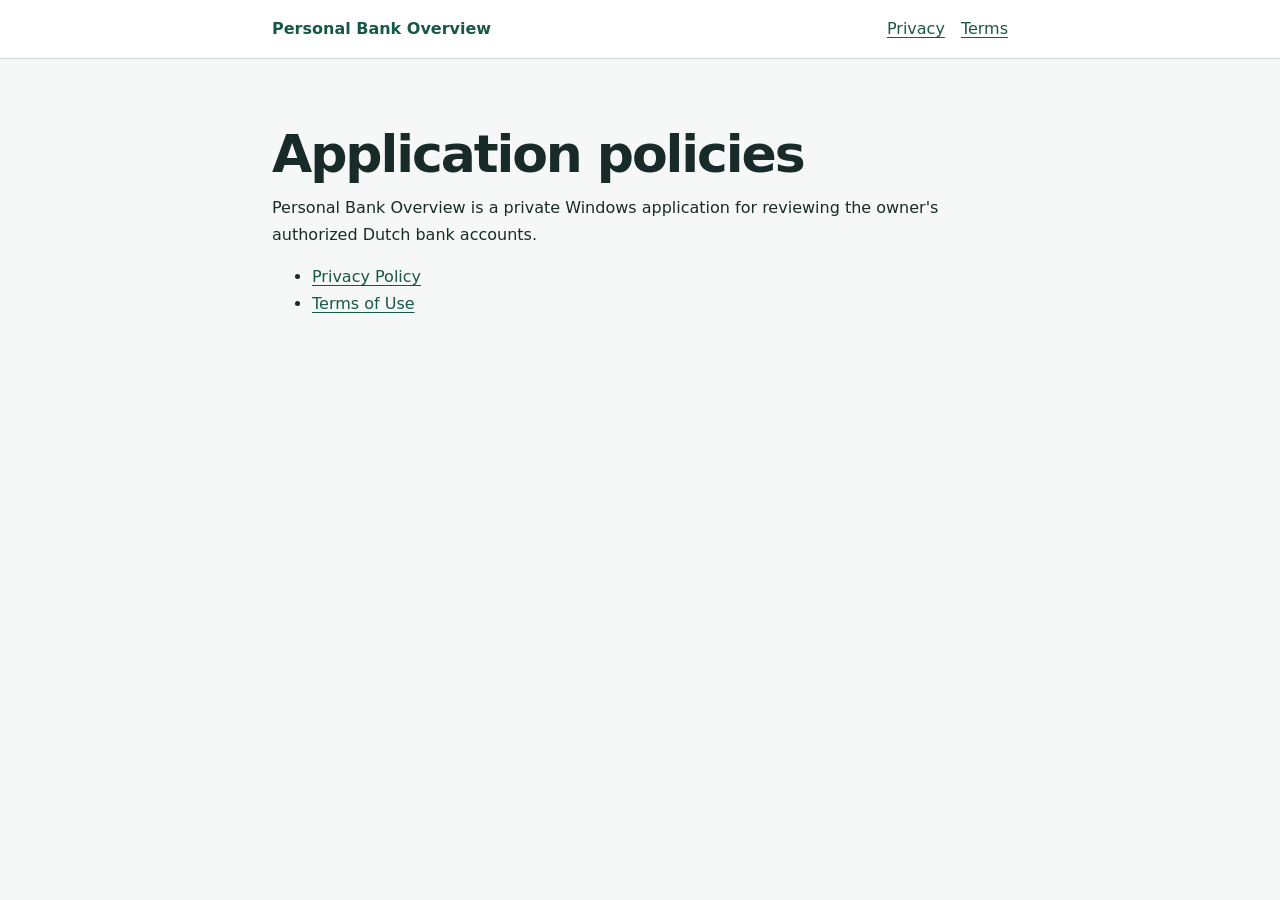
<file: index.html>
<!doctype html>
<html lang="en">
<head>
<meta charset="utf-8">
<meta name="viewport" content="width=device-width, initial-scale=1">
<title>Application policies | Personal Bank Overview</title>
<link rel="stylesheet" href="style.css">
</head>
<body>
<header><div class="bar"><a class="brand" href="index.html">Personal Bank Overview</a><nav aria-label="Policies"><a href="privacy.html">Privacy</a><a href="terms.html">Terms</a></nav></div></header>
<main>
<h1>Application policies</h1>

<p>Personal Bank Overview is a private Windows application for reviewing the owner's authorized Dutch bank accounts.</p><ul><li><a href="privacy.html">Privacy Policy</a></li><li><a href="terms.html">Terms of Use</a></li></ul>
</main>
</body>
</html>
</file>
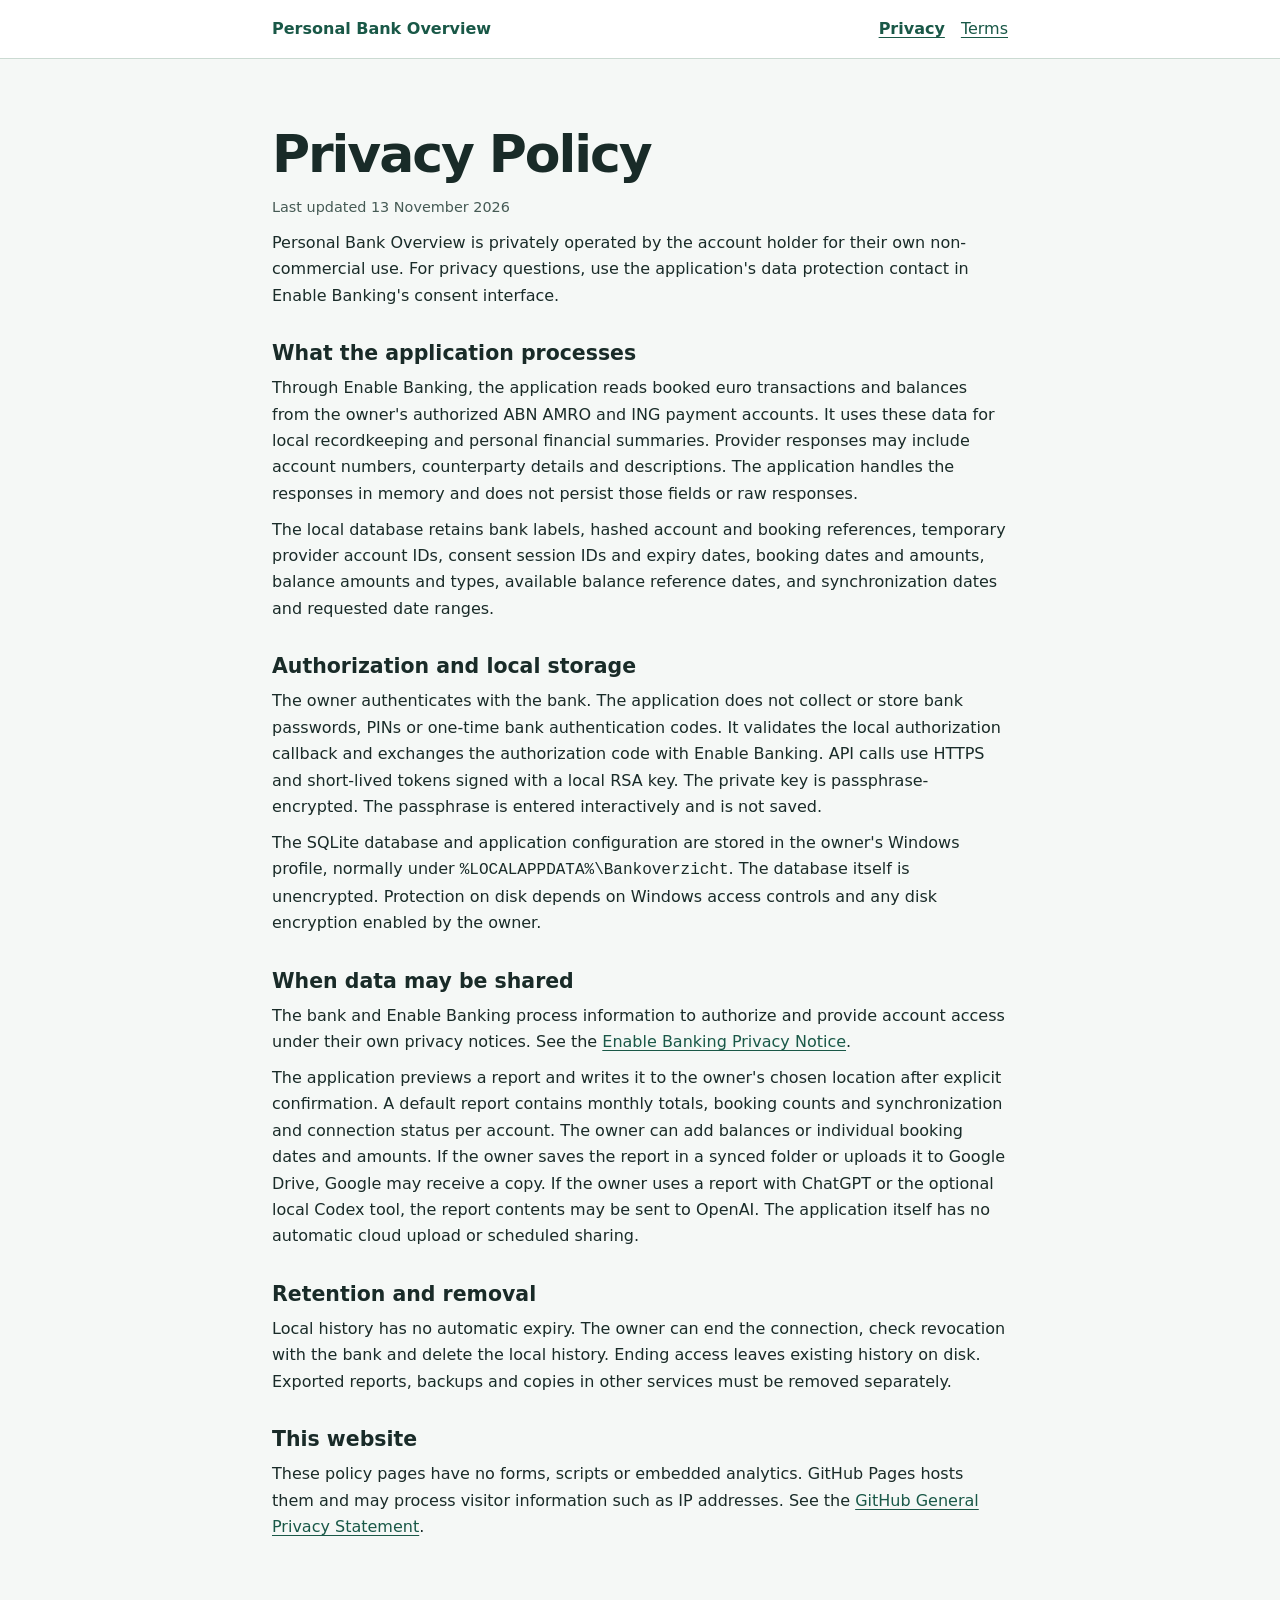
<file: privacy.html>
<!doctype html>
<html lang="en">
<head>
<meta charset="utf-8">
<meta name="viewport" content="width=device-width, initial-scale=1">
<title>Privacy Policy | Personal Bank Overview</title>
<link rel="stylesheet" href="style.css">
</head>
<body>
<header><div class="bar"><a class="brand" href="index.html">Personal Bank Overview</a><nav aria-label="Policies"><a href="privacy.html" aria-current="page">Privacy</a><a href="terms.html">Terms</a></nav></div></header>
<main>
<h1>Privacy Policy</h1>
<time datetime="2026-11-13">Last updated 13 November 2026</time>
<p>Personal Bank Overview is privately operated by the account holder for their own non-commercial use. For privacy questions, use the application's data protection contact in Enable Banking's consent interface.</p>
<h2>What the application processes</h2>
<p>Through Enable Banking, the application reads booked euro transactions and balances from the owner's authorized ABN AMRO and ING payment accounts. It uses these data for local recordkeeping and personal financial summaries. Provider responses may include account numbers, counterparty details and descriptions. The application handles the responses in memory and does not persist those fields or raw responses.</p>
<p>The local database retains bank labels, hashed account and booking references, temporary provider account IDs, consent session IDs and expiry dates, booking dates and amounts, balance amounts and types, available balance reference dates, and synchronization dates and requested date ranges.</p>
<h2>Authorization and local storage</h2>
<p>The owner authenticates with the bank. The application does not collect or store bank passwords, PINs or one-time bank authentication codes. It validates the local authorization callback and exchanges the authorization code with Enable Banking. API calls use HTTPS and short-lived tokens signed with a local RSA key. The private key is passphrase-encrypted. The passphrase is entered interactively and is not saved.</p>
<p>The SQLite database and application configuration are stored in the owner's Windows profile, normally under <code>%LOCALAPPDATA%&#92;Bankoverzicht</code>. The database itself is unencrypted. Protection on disk depends on Windows access controls and any disk encryption enabled by the owner.</p>
<h2>When data may be shared</h2>
<p>The bank and Enable Banking process information to authorize and provide account access under their own privacy notices. See the <a href="https://enablebanking.com/privacy/">Enable Banking Privacy Notice</a>.</p>
<p>The application previews a report and writes it to the owner's chosen location after explicit confirmation. A default report contains monthly totals, booking counts and synchronization and connection status per account. The owner can add balances or individual booking dates and amounts. If the owner saves the report in a synced folder or uploads it to Google Drive, Google may receive a copy. If the owner uses a report with ChatGPT or the optional local Codex tool, the report contents may be sent to OpenAI. The application itself has no automatic cloud upload or scheduled sharing.</p>
<h2>Retention and removal</h2>
<p>Local history has no automatic expiry. The owner can end the connection, check revocation with the bank and delete the local history. Ending access leaves existing history on disk. Exported reports, backups and copies in other services must be removed separately.</p>
<h2>This website</h2>
<p>These policy pages have no forms, scripts or embedded analytics. GitHub Pages hosts them and may process visitor information such as IP addresses. See the <a href="https://docs.github.com/en/site-policy/privacy-policies/github-general-privacy-statement">GitHub General Privacy Statement</a>.</p>
</main>
</body>
</html>
</file>
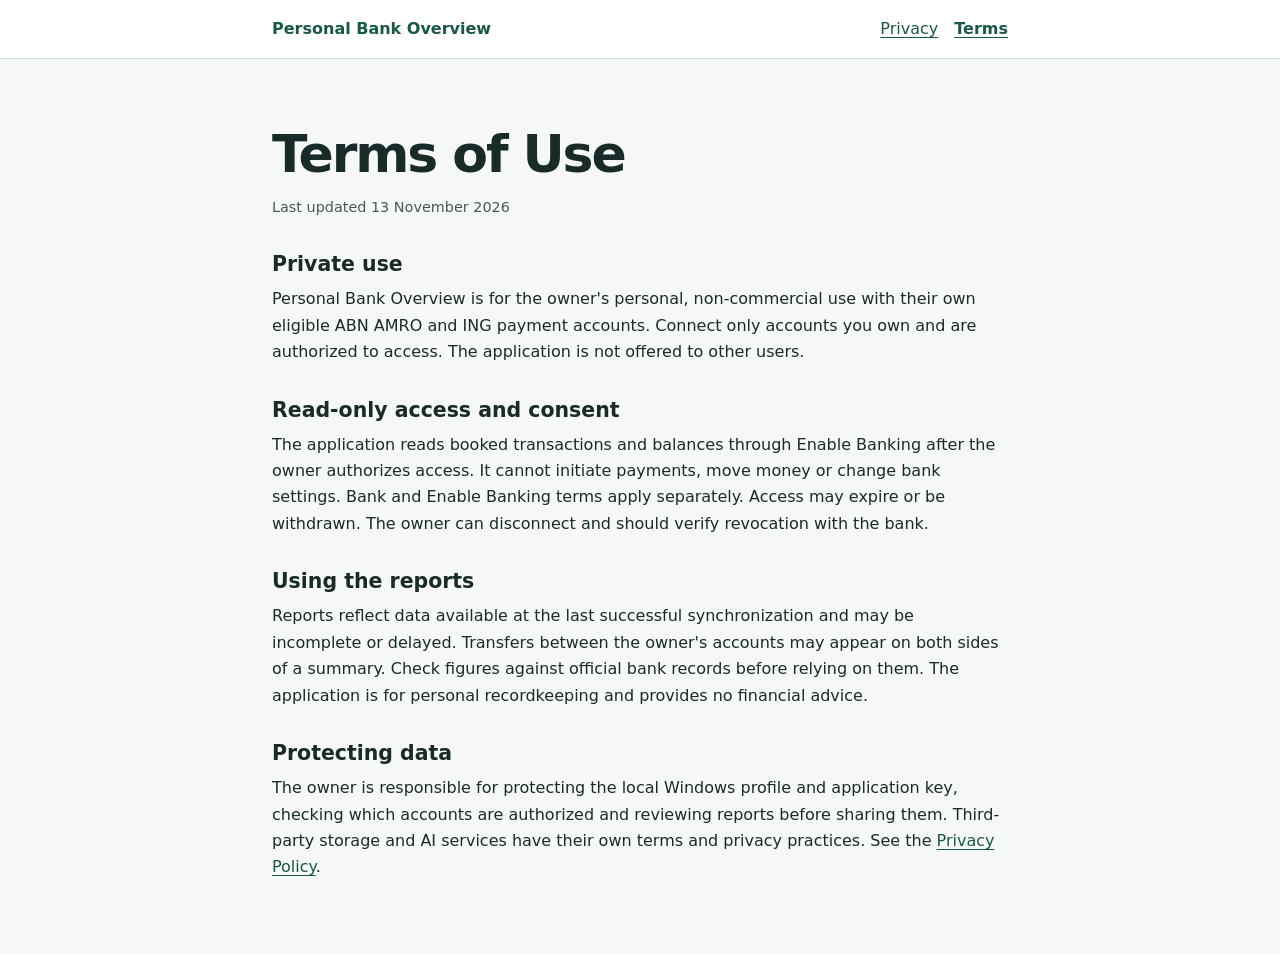
<file: terms.html>
<!doctype html>
<html lang="en">
<head>
<meta charset="utf-8">
<meta name="viewport" content="width=device-width, initial-scale=1">
<title>Terms of Use | Personal Bank Overview</title>
<link rel="stylesheet" href="style.css">
</head>
<body>
<header><div class="bar"><a class="brand" href="index.html">Personal Bank Overview</a><nav aria-label="Policies"><a href="privacy.html">Privacy</a><a href="terms.html" aria-current="page">Terms</a></nav></div></header>
<main>
<h1>Terms of Use</h1>
<time datetime="2026-11-13">Last updated 13 November 2026</time>
<h2>Private use</h2>
<p>Personal Bank Overview is for the owner's personal, non-commercial use with their own eligible ABN AMRO and ING payment accounts. Connect only accounts you own and are authorized to access. The application is not offered to other users.</p>
<h2>Read-only access and consent</h2>
<p>The application reads booked transactions and balances through Enable Banking after the owner authorizes access. It cannot initiate payments, move money or change bank settings. Bank and Enable Banking terms apply separately. Access may expire or be withdrawn. The owner can disconnect and should verify revocation with the bank.</p>
<h2>Using the reports</h2>
<p>Reports reflect data available at the last successful synchronization and may be incomplete or delayed. Transfers between the owner's accounts may appear on both sides of a summary. Check figures against official bank records before relying on them. The application is for personal recordkeeping and provides no financial advice.</p>
<h2>Protecting data</h2>
<p>The owner is responsible for protecting the local Windows profile and application key, checking which accounts are authorized and reviewing reports before sharing them. Third-party storage and AI services have their own terms and privacy practices. See the <a href="privacy.html">Privacy Policy</a>.</p>
</main>
</body>
</html>
</file>
<file: style.css>
:root{color-scheme:light;--ink:#192b28;--accent:#195847;--border:#cbdad2}
*{box-sizing:border-box}
body{margin:0;background:#f5f8f6;color:var(--ink);font:1rem/1.65 system-ui,sans-serif}
header{background:white;border-bottom:1px solid var(--border)}
.bar,main{width:min(100% - 2rem,46rem);margin:auto}
.bar{display:flex;flex-wrap:wrap;justify-content:space-between;gap:.4rem 1.25rem;padding:1rem 0}
nav{display:flex;gap:1rem}
a{color:var(--accent);text-underline-offset:.18em}
a:focus-visible{outline:2px solid var(--accent);outline-offset:4px}
.brand,[aria-current=page]{font-weight:750}
.brand{text-decoration:none}
main{padding:clamp(2rem,6vw,4rem) 0}
h1{font-size:clamp(2rem,7vw,3.25rem);letter-spacing:-.04em;margin:0 0 .5rem}
h1,h2{line-height:1.2}
h2{font-size:1.28rem;margin:2rem 0 .5rem}
p{margin:.6rem 0}
time{color:#455a54;font-size:.9rem}
code{overflow-wrap:anywhere}
</file>
